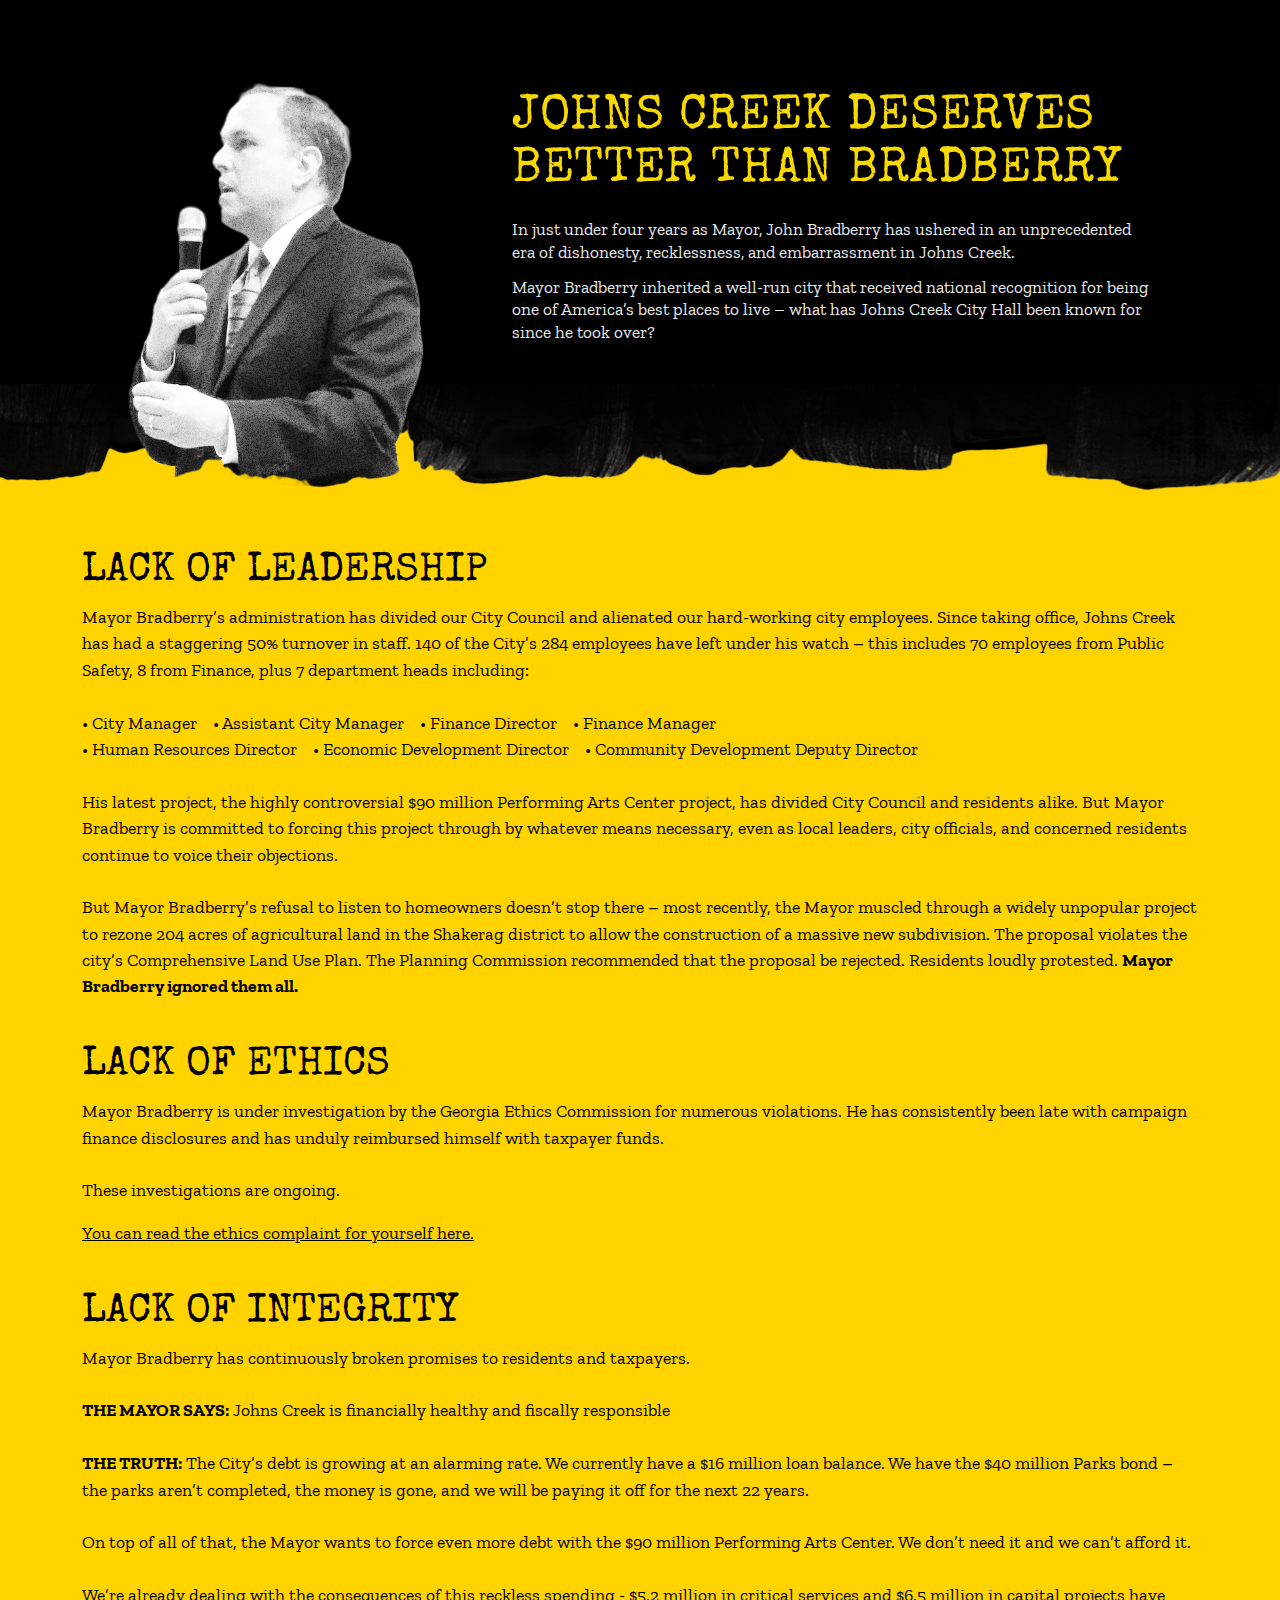
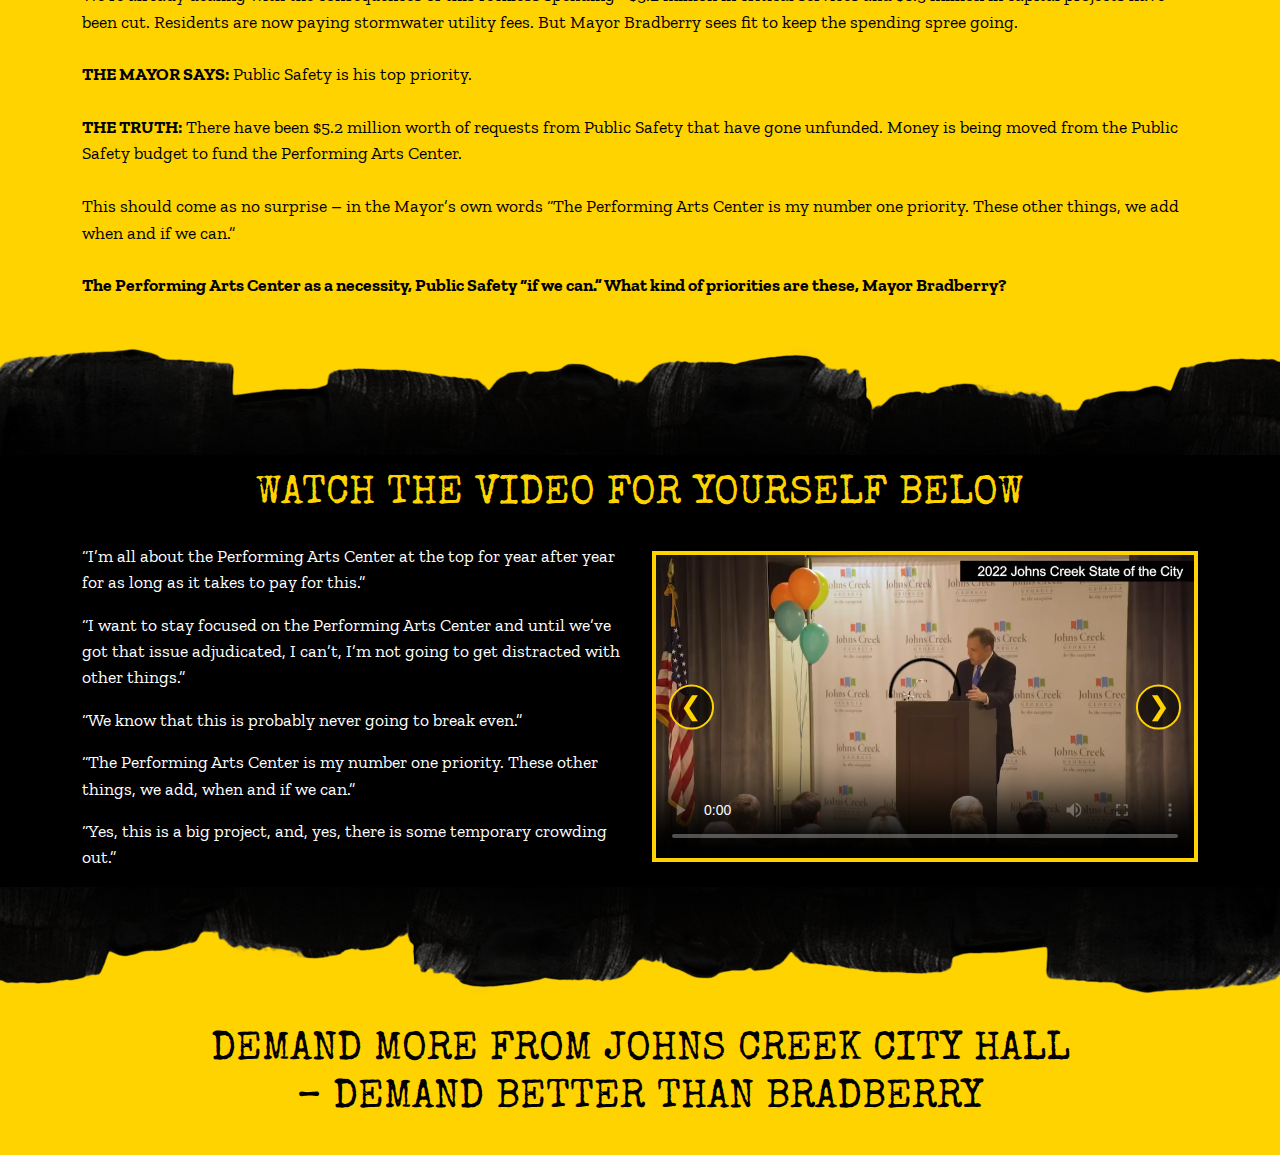
<file: index.html>
<!DOCTYPE html>
<html lang="en">

<head>

    <meta charset="UTF-8">
    <meta name="viewport" content="width=device-width, initial-scale=1.0">

    <!-- Primary Meta Tags -->
    <title>Johns Creek Deserves Better | Say No to Bradberry’s Failed Leadership</title>
    <meta name="description"
        content="In just four years, Mayor John Bradberry has led Johns Creek into controversy and decline. Our city deserves better leadership built on honesty, responsibility, and respect.">
    <meta name="keywords"
        content="Johns Creek, John Bradberry, Johns Creek Mayor, local elections, Georgia politics, Johns Creek leadership, city government, Bradberry record">
    <meta name="author" content="Johns Creek Citizens for Better Leadership">
    <meta name="robots" content="index, follow">

    <link rel="icon" type="image/png" href="images/favicon.png">


    <!-- Open Graph / Facebook -->
    <meta property="og:title" content="Johns Creek Deserves Better | Say No to Bradberry’s Failed Leadership">
    <meta property="og:description"
        content="Johns Creek deserves honest, transparent leadership — not controversy and recklessness. Discover why the city needs change.">
    <meta property="og:type" content="website">
    <meta property="og:url" content="https://example.com/johns-creek-deserves-better">

    <!-- Twitter -->
    <meta name="twitter:card" content="summary">
    <meta name="twitter:title" content="Johns Creek Deserves Better | Say No to Bradberry’s Failed Leadership">
    <meta name="twitter:description"
        content="Johns Creek deserves honest, responsible leadership. Learn why change is needed now.">


    <!-- Bootstrap -->
    <link href="https://cdn.jsdelivr.net/npm/bootstrap@5.3.0/dist/css/bootstrap.min.css" rel="stylesheet">
    <link rel="stylesheet" href="css/style.css">
</head>

<body>

    <section class="hero-section">
        <div class="hero-content">
            <div class="hero-image">
                <img src="images/bradberry.png" alt="Person speaking">
            </div>
            <div class="hero-text">
                <h1>JOHNS CREEK DESERVES <br>BETTER THAN BRADBERRY</h1>
                <p>
                    In just under four years as Mayor, John Bradberry has ushered in an unprecedented era
                    of dishonesty, recklessness, and embarrassment in Johns Creek.
                </p>
                <p>
                    Mayor Bradberry inherited a well-run city that received national recognition for being
                    one of America’s best places to live – what has Johns Creek City Hall been known for
                    since he took over?
                </p>
            </div>
        </div>

    </section>
    <img src="images/header.png" alt="Bottom pattern" class="bottom-pattern">


    <section class="container">
        <div class="row">
            <div class="col-12 pt-5 pb-4">
                <h1>LACK OF LEADERSHIP</h1>

                <p>Mayor Bradberry’s administration has divided our City Council and alienated our hard-working city
                    employees. Since taking office, Johns Creek has had a staggering 50% turnover in staff. 140 of the
                    City’s 284 employees have left under his watch – this includes 70 employees from Public Safety, 8
                    from Finance, plus 7 department heads including:
                    <br><br>
                    • City Manager &nbsp;&nbsp; • Assistant City Manager &nbsp;&nbsp; • Finance Director &nbsp;&nbsp; •
                    Finance Manager &nbsp;&nbsp;
                    <br>
                    • Human Resources Director &nbsp;&nbsp; • Economic Development Director &nbsp;&nbsp; • Community
                    Development Deputy Director
                    <br><br>
                    His latest project, the highly controversial $90 million Performing Arts Center project, has divided
                    City Council and residents alike. But Mayor Bradberry is committed to forcing this project through
                    by whatever means necessary, even as local leaders, city officials, and concerned residents continue
                    to voice their objections.
                    <br><br>
                    But Mayor Bradberry’s refusal to listen to homeowners doesn’t stop there – most recently, the Mayor
                    muscled through a widely unpopular project to rezone 204 acres of agricultural land in the Shakerag
                    district to allow the construction of a massive new subdivision. The proposal violates the city’s
                    Comprehensive Land Use Plan. The Planning Commission recommended that the proposal be rejected.
                    Residents loudly protested.
                    <b>Mayor Bradberry ignored them all.</b>
                </p>

                <br>
                <h1>LACK OF ETHICS</h1>

                <p>Mayor Bradberry is under investigation by the Georgia Ethics Commission for numerous violations. He
                    has consistently been late with campaign finance disclosures and has unduly reimbursed himself with
                    taxpayer funds.

                    <br><br>
                    These investigations are ongoing.
                </p>

                <p>
                    <a href="BradberryComplaint.pdf" target="_blank" style="color: black;" download="true">You can read
                        the
                        ethics complaint for yourself here.</a>
                </p>

                <br>

                <h1>LACK OF INTEGRITY</h1>

                <p>
                    Mayor Bradberry has continuously broken promises to residents and taxpayers.
                    <br><br>
                    <b>THE MAYOR SAYS:</b> Johns Creek is financially healthy and fiscally responsible
                    <br><br>
                    <b>THE TRUTH:</b> The City’s debt is growing at an alarming rate. We currently have a $16 million
                    loan balance. We have the $40 million Parks bond – the parks aren’t completed, the money is gone,
                    and we will be paying it off for the next 22 years.
                    <br><br>
                    On top of all of that, the Mayor wants to force even more debt with the $90 million Performing Arts
                    Center. We don’t need it and we can’t afford it.
                    <br><br>
                    We’re already dealing with the consequences of this reckless spending - $5.2 million in critical
                    services and $6.5 million in capital projects have been cut. Residents are now paying stormwater
                    utility fees. But Mayor Bradberry sees fit to keep the spending spree going.
                    <br><br>
                    <b>THE MAYOR SAYS:</b> Public Safety is his top priority.
                    <br><br>
                    <b>THE TRUTH:</b> There have been $5.2 million worth of requests from Public Safety that have gone
                    unfunded. Money is being moved from the Public Safety budget to fund the Performing Arts Center.
                    <br><br>
                    This should come as no surprise – in the Mayor’s own words “The Performing Arts Center is my number
                    one priority. These other things, we add when and if we can.”
                    <br><br>
                    <b>The Performing Arts Center as a necessity, Public Safety “if we can.” What kind of priorities are
                        these, Mayor Bradberry?</b>
                </p>



            </div>
        </div>
    </section>

    <img src="images/footer.png" alt="footer" class="w-100">

    <section style="background-color: black; color: white;">
        <div class="container py-3">


            <h1 style="color: #FFD300; text-align: center; margin-bottom: 1.5rem;">WATCH THE VIDEO FOR YOURSELF BELOW
            </h1>

            <div class="row align-items-center">
                <div class="col-md-6 order-2 order-sm-2 order-md-1">
                    <p>“I’m all about the Performing Arts Center at the top for year after year for as long as it takes
                        to
                        pay
                        for this.”</p>

                    <p>“I want to stay focused on the Performing Arts Center and until we’ve got that issue adjudicated,
                        I
                        can’t, I’m not going to get distracted with other things.”</p>

                    <p>“We know that this is probably never going to break even.”</p>

                    <p>“The Performing Arts Center is my number one priority. These other things, we add, when and if we
                        can.”</p>

                    “Yes, this is a big project, and, yes, there is some temporary crowding out.”
                </div>

                <div class="col-md-6 order-1 order-sm-1 order-md-2 pb-4 pb-md-0">
                    <div class="video-carousel">
                        <div class="carousel-container">
                            <div class="carousel-item active">
                                <video src="videos/video1.mp4" controls poster="images/poster1.png"></video>
                            </div>
                            <div class="carousel-item">
                                <video src="videos/video2.mp4" controls poster="images/poster2.png"></video>
                            </div>
                        </div>

                        <button class="carousel-btn prev">&#10094;</button>
                        <button class="carousel-btn next">&#10095;</button>
                    </div>

                </div>
            </div>
        </div>
    </section>


    <img src="images/header.png" alt="footer" class="w-100">


    <div class="container">
        <div class="row py-4">
            <div class="col-md-12 mx-auto text-center">
                <h1>DEMAND MORE FROM JOHNS CREEK CITY HALL
                    <br>– DEMAND BETTER THAN BRADBERRY
                </h1>
            </div>
        </div>
    </div>



    <script src="https://cdn.jsdelivr.net/npm/bootstrap@5.3.0/dist/js/bootstrap.bundle.min.js"></script>


    <script>
        const items = document.querySelectorAll('.carousel-item');
        const prevBtn = document.querySelector('.carousel-btn.prev');
        const nextBtn = document.querySelector('.carousel-btn.next');
        const container = document.querySelector('.carousel-container');
        let currentIndex = 0;

        function showSlide(index) {
            if (index >= items.length) index = 0;
            if (index < 0) index = items.length - 1;
            currentIndex = index;
            container.style.transform = `translateX(-${index * 100}%)`;
            items.forEach((item, i) => {
                const video = item.querySelector('video');
                if (i === index) {
                    video.pause();
                    video.currentTime = 0;
                } else {
                    video.pause();
                }
            });
        }

        prevBtn.addEventListener('click', () => showSlide(currentIndex - 1));
        nextBtn.addEventListener('click', () => showSlide(currentIndex + 1));
    </script>


    <!-- developed by Atif Saleem -->
</body>


</html>
</file>
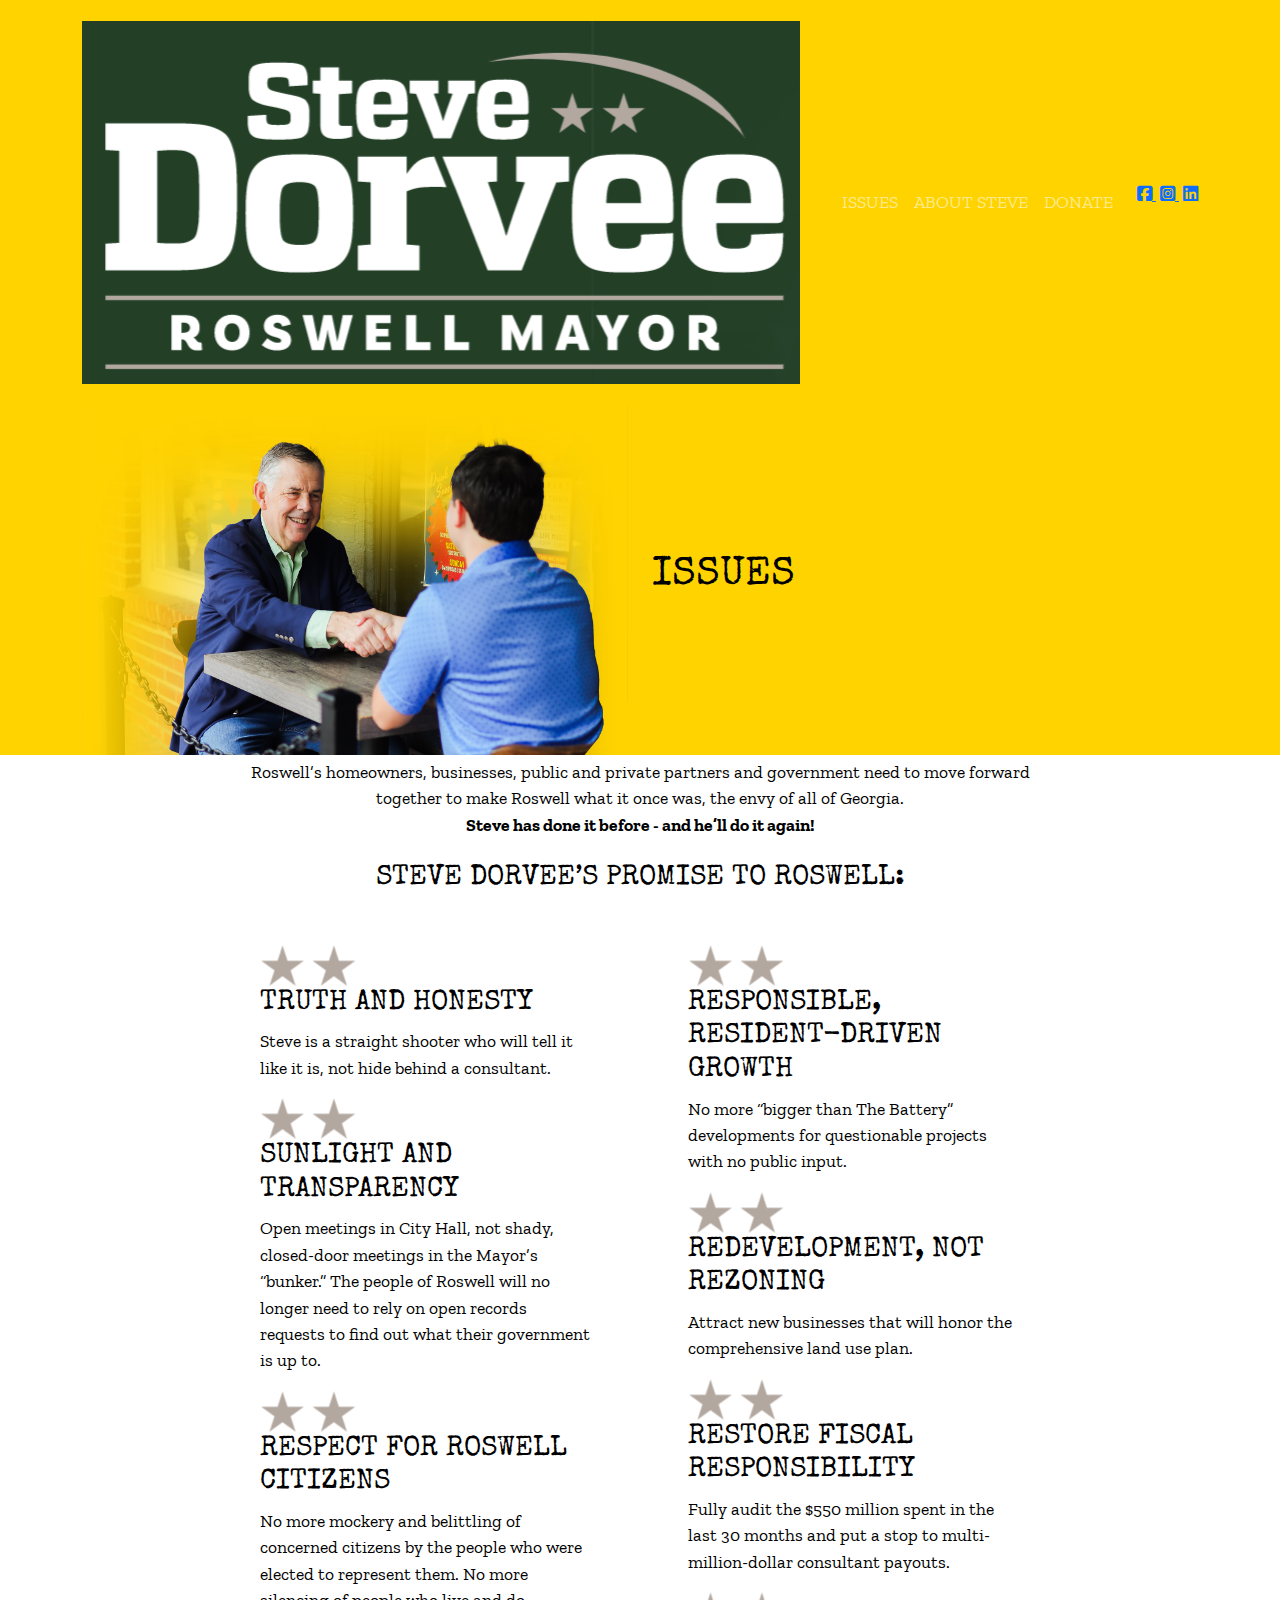
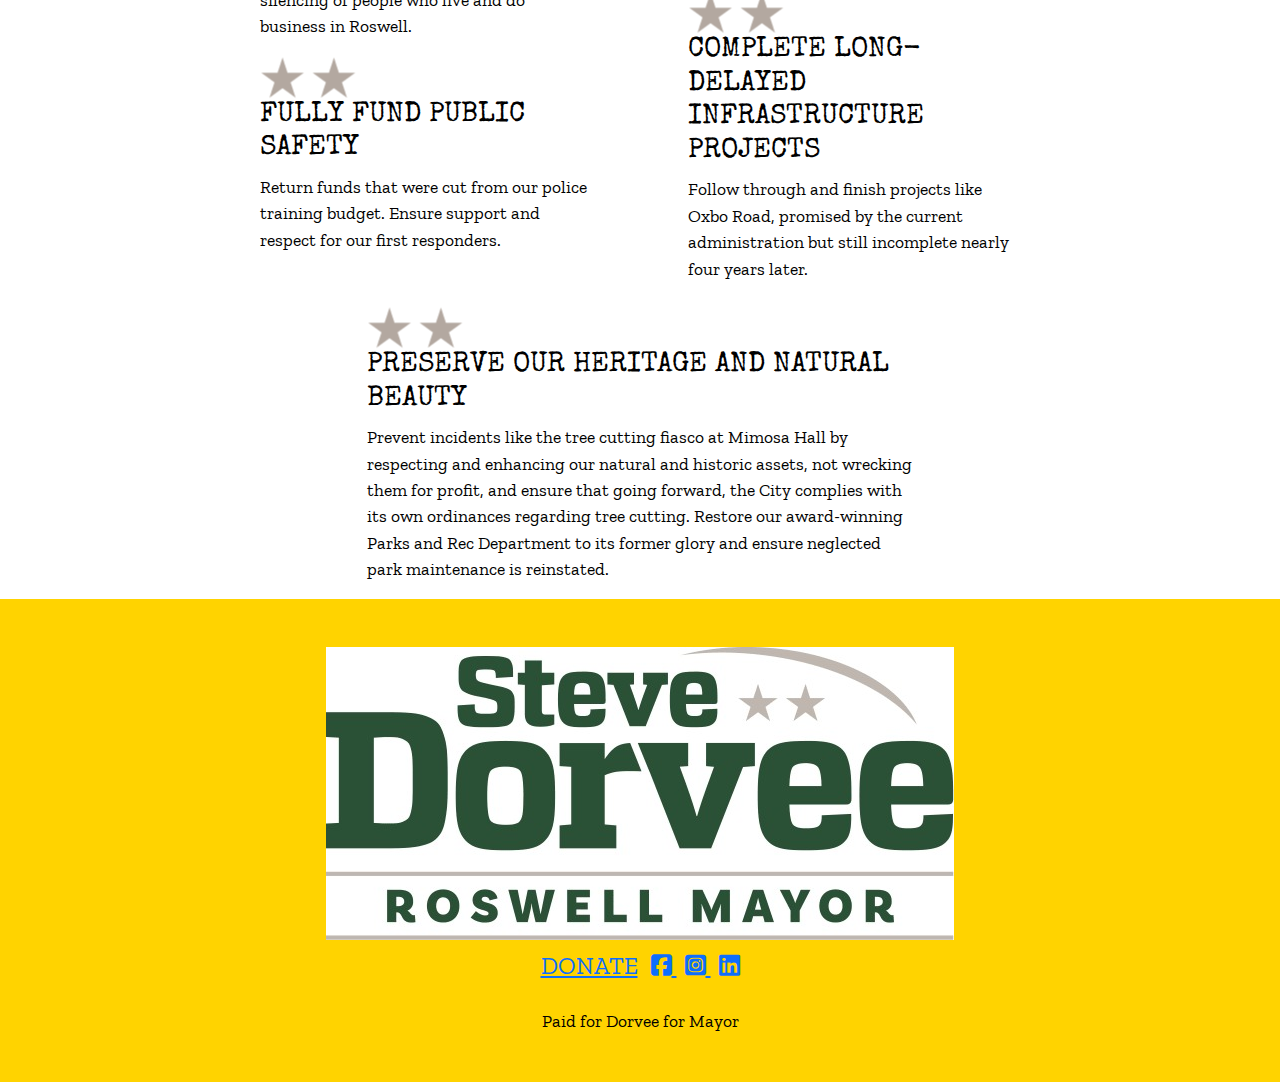
<file: issues.html>
<!DOCTYPE html>
<html lang="en">

<head>
  <meta charset="UTF-8">
  <meta name="viewport" content="width=device-width, initial-scale=1.0">
  <link href="https://cdn.jsdelivr.net/npm/bootstrap@5.3.3/dist/css/bootstrap.min.css" rel="stylesheet">
  <link rel="stylesheet" href="https://cdnjs.cloudflare.com/ajax/libs/font-awesome/6.5.1/css/all.min.css">
  <script src="https://cdn.jsdelivr.net/npm/bootstrap@5.3.3/dist/js/bootstrap.bundle.min.js"></script>
  <link rel="stylesheet" href="css/style.css">



  <link rel="shortcut icon" href="images/favicon.png" type="image/png">
  <title>STEVE DORVEE | ROSWELL MAYOR</title>
</head>

<body>

  <div class="header">
    <nav class="navbar navbar-expand-md navbar-dark">
      <div class="container py-2">
        <a class="navbar-brand home-logo-hide mx-auto" href="index.html">
          <img src="images/logo.png" alt="logo">
        </a>

        <div class="navbar-collapse collapse" id="mynavbar">
          <ul class="navbar-nav ms-auto">
            <li class="nav-item">
              <a class="nav-link" href="issues.html">ISSUES</a>
            </li>
            <li class="nav-item">
              <a class="nav-link" href="about.html">ABOUT STEVE</a>
            </li>
            <li class="nav-item">
              <a class="nav-link btn-donate" href="https://secure.anedot.com/dorvee-for-mayor/donate"
                target="_blank">DONATE</a>
            </li>

            <li class="nav-item mx-0 ms-md-3 pt-2 pt-md-0">
              <a href="https://m.facebook.com/DorveeForMayor/" target="_blank" class="social-header-link me-1">
                <i class="fa-brands fa-square-facebook"></i>
              </a>
              <a href="https://www.instagram.com/dorveeformayor/posts/?l=1" target="_blank"
                class="social-header-link me-1">
                <i class="fa-brands fa-square-instagram"></i>
              </a>
              <a href="https://www.linkedin.com/in/steve-dorvee" target="_blank" class="social-header-link">
                <i class="fa-brands fa-linkedin"></i>
              </a>
            </li>

          </ul>

        </div>

        <button class="navbar-toggler collapsed" type="button" data-bs-toggle="collapse" data-bs-target="#mynavbar"
          aria-expanded="false">
          <span class="navbar-toggler-icon"></span>
        </button>

      </div>
    </nav>



  </div>


  <section class="banner">


    <div class="container">
      <div class="row align-items-center position-relative">
        <div class="col-md-6 d-flex order-1 order-md-0">
          <img src="images/issues-banner.png" alt="Dorvee" class="banner-img">
        </div>

        <div class="col-md-6 py-5 ">
          <h1 class="banner-sub-heading">ISSUES</h1>

        </div>

      </div>
    </div>
  </section>




  <section class="bg-white pt-1 pb-0 after-banner-section">



    <div class="container">
      <div class="row">
        <div class="col-md-9 col-sm-11 mx-auto mt-4 mt-md-0">
          <p class="text-center">Roswell’s homeowners, businesses, public and private partners and government need to
            move forward together to make Roswell what it once was, the envy of all of Georgia. <br><b>Steve has done it
              before - and he’ll do it again!</b></p>

          <h3 class="font-aleo text-dark-green text-center mt-4 mb-5">
            STEVE DORVEE’S PROMISE TO ROSWELL:
          </h3>

          <div class="row">
            <div class="col-sm-5 mx-auto">
              <div class="issues-box">
                <img src="images/stars.png" alt="stars">
                <h3>TRUTH AND HONESTY</h3>
                <p>Steve is a straight shooter who will tell it like it is, not hide behind a consultant.</p>
              </div>

              <div class="issues-box">
                <img src="images/stars.png" alt="stars">
                <h3>SUNLIGHT AND TRANSPARENCY</h3>
                <p>Open meetings in City Hall, not shady, closed-door meetings in the Mayor’s “bunker.” The people of
                  Roswell will no longer need to rely on open records requests to find out what their government is up
                  to.</p>
              </div>

              <div class="issues-box">
                <img src="images/stars.png" alt="stars">
                <h3>RESPECT FOR ROSWELL CITIZENS</h3>
                <p>No more mockery and belittling of concerned citizens by the people who were elected to represent
                  them. No more silencing of people who live and do business in Roswell.</p>
              </div>

              <div class="issues-box">
                <img src="images/stars.png" alt="stars">
                <h3>FULLY FUND PUBLIC SAFETY</h3>
                <p>Return funds that were cut from our police training budget. Ensure support and respect for our first
                  responders.</p>
              </div>

            </div>

            <div class="col-sm-5 mx-auto">
              <div class="issues-box">
                <img src="images/stars.png" alt="stars">
                <h3>RESPONSIBLE, RESIDENT-DRIVEN GROWTH</h3>
                <p>No more “bigger than The Battery” developments for questionable projects with no public input.</p>
              </div>

              <div class="issues-box">
                <img src="images/stars.png" alt="stars">
                <h3>REDEVELOPMENT, NOT REZONING</h3>
                <p>Attract new businesses that will honor the comprehensive land use plan.</p>
              </div>

              <div class="issues-box">
                <img src="images/stars.png" alt="stars">
                <h3>RESTORE FISCAL RESPONSIBILITY</h3>
                <p>Fully audit the $550 million spent in the last 30 months and put a stop to multi-million-dollar
                  consultant payouts.</p>
              </div>

              <div class="issues-box">
                <img src="images/stars.png" alt="stars">
                <h3>COMPLETE LONG-DELAYED INFRASTRUCTURE PROJECTS</h3>
                <p>Follow through and finish projects like Oxbo Road, promised by the current administration but still
                  incomplete nearly four years later.</p>
              </div>

            </div>

            <div class="col-sm-8 mx-auto mt-2">
              <div class="issues-box">
                <img src="images/stars.png" alt="stars">
                <h3>PRESERVE OUR HERITAGE AND NATURAL BEAUTY</h3>
                <p>Prevent incidents like the tree cutting fiasco at Mimosa Hall by respecting and enhancing our natural
                  and historic assets, not wrecking them for profit, and ensure that going forward, the City complies
                  with its own ordinances regarding tree cutting. Restore our award-winning Parks and Rec Department to
                  its former glory and ensure neglected park maintenance is reinstated.</p>
              </div>
            </div>
          </div>
        </div>
      </div>
    </div>


  </section>





  <footer class="container">
    <div class="py-5">
      <p class="text-center mb-0 footer-border">
        <a href="index.html">
          <img src="images/logo-white.jpg" alt="" class="footer-logo">
        </a>
      </p>

      <p class="text-center mb-0 mt-2 fs-4">

        <a class="mx-1 btn-donate" href="https://secure.anedot.com/dorvee-for-mayor/donate" target="_blank">DONATE</a>

        <a class="mx-1" href="https://m.facebook.com/DorveeForMayor/" target="_blank">
          <i class="fa-brands fa-square-facebook"></i>
        </a>

        <a class="mx-1" href="https://www.instagram.com/dorveeformayor/posts/" target="_blank">
          <i class="fa-brands fa-square-instagram"></i>
        </a>

        <a class="mx-1" href="https://www.linkedin.com/in/steve-dorvee/" target="_blank">
          <i class="fa-brands fa-linkedin"></i>
        </a>

      </p>

      <p class="mb-0 mt-4 text-center">Paid for Dorvee for Mayor</p>
    </div>
  </footer>


</body>


</html>
</file>
<file: css/style.css>
@import url('https://fonts.googleapis.com/css2?family=Special+Elite&family=Zilla+Slab:ital,wght@0,300;0,400;0,500;0,600;0,700;1,300;1,400;1,500;1,600;1,700&display=swap');

/* 
 Developed by Atif Saleem 
*/

html,
body {
    scroll-behavior: smooth;
}

/* General Styling */
body {
    font-family: "Zilla Slab", serif;
    font-weight: 400;
    font-size: 1.1rem;
    font-style: normal;
    margin: 0;
    padding: 0;
    box-sizing: border-box;
    background-color: #FFD300;
    color: #000000;
}

img {
    max-width: 100%;
}

h1,
h2,
h3,
h4 {
    font-family: "Special Elite", system-ui;
}

b {
    font-weight: 800;
}









/* ===== HERO SECTION ===== */
.hero-section {
    position: relative;
    background: #000;
    color: #fff;
    padding: 5vw 10vw 0 0vw;
}

.hero-content {
    display: flex;
    align-items: center;
    justify-content: space-between;
    gap: 4vw;
}

/* Left: Person image */
.hero-image img {
    width: 34vw;
    height: auto;
    object-fit: contain;
    display: block;
    margin-bottom: -9vw;
    z-index: 12;
    position: sticky;
}

/* Right: Text content */
.hero-text {
    max-width: 50vw;
}

.hero-text h1 {
    font-family: "Special Elite", system-ui;
    font-size: 3.8vw;
    line-height: 1.1;
    color: #f7d900;
    /* yellow tone */
    margin-bottom: 1.5vw;
    letter-spacing: 0.05vw;
}

.hero-text p {
    font-family: "Zilla Slab", serif;
    font-size: 1.35vw;
    line-height: 1.3;
    color: #eaeaea;
    margin-bottom: 1vw;
}

/* Bottom paint stroke image */
.bottom-pattern {
    /* position: absolute; */
    bottom: 0;
    left: 0;
    width: 100%;
    height: auto;
    display: block;
    pointer-events: none;
}



.video-carousel {
    position: relative;
    width: 100%;
    overflow: hidden;
    border: 4px solid #FFD300;
    background: #000;
}

.carousel-container {
    display: flex;
    transition: transform 0.6s ease-in-out;
}

.carousel-item {
    min-width: 100%;
    transition: opacity 0.5s ease;
    display: flex;
    justify-content: center;
    align-items: center;
    background: #000;
    margin: 0;
}

.carousel-item video {
    width: 100%;
    height: auto;
    display: block;
    border: none;
    outline: none;
}

/* Arrows */
.carousel-btn {
    position: absolute;
    top: 50%;
    transform: translateY(-50%);
    background: rgba(0, 0, 0, 0.6);
    border: 2px solid #FFD300;
    color: #FFD300;
    font-size: 2vw;
    width: 3.5vw;
    height: 3.5vw;
    display: flex;
    align-items: center;
    justify-content: center;
    cursor: pointer;
    border-radius: 50%;
    transition: 0.3s ease;
    z-index: 10;
}

.carousel-btn:hover {
    background: #FFD300;
    color: #000;
}

.carousel-btn.prev {
    left: 1vw;
}

.carousel-btn.next {
    right: 1vw;
}

/* Responsive */
@media (max-width: 768px) {
    .video-carousel {
        border-width: 3px;
    }

    .carousel-btn {
        padding: 1vw 1.8vw;
    }

    .hero-content {
        flex-direction: column;
    }

    .hero-image img {
        width: 130vw;
        margin-left: -35vw;
        height: auto;
        object-fit: contain;
        display: block;
        margin-bottom: 0;
        z-index: 12;
        position: sticky;
        max-width: unset;
    }

    .hero-section {
        padding-right: 0;
    }

    .hero-text {
        max-width: unset;
        padding-right: 0.75rem;
        padding-left: 0.75rem;
        width: 100%;
    }

    .hero-text h1 {
        font-size: 2.8rem;
    }

    .hero-text h1 br {
        display: none;
    }

    .hero-text p {
        font-size: inherit;
    }

}
</file>
